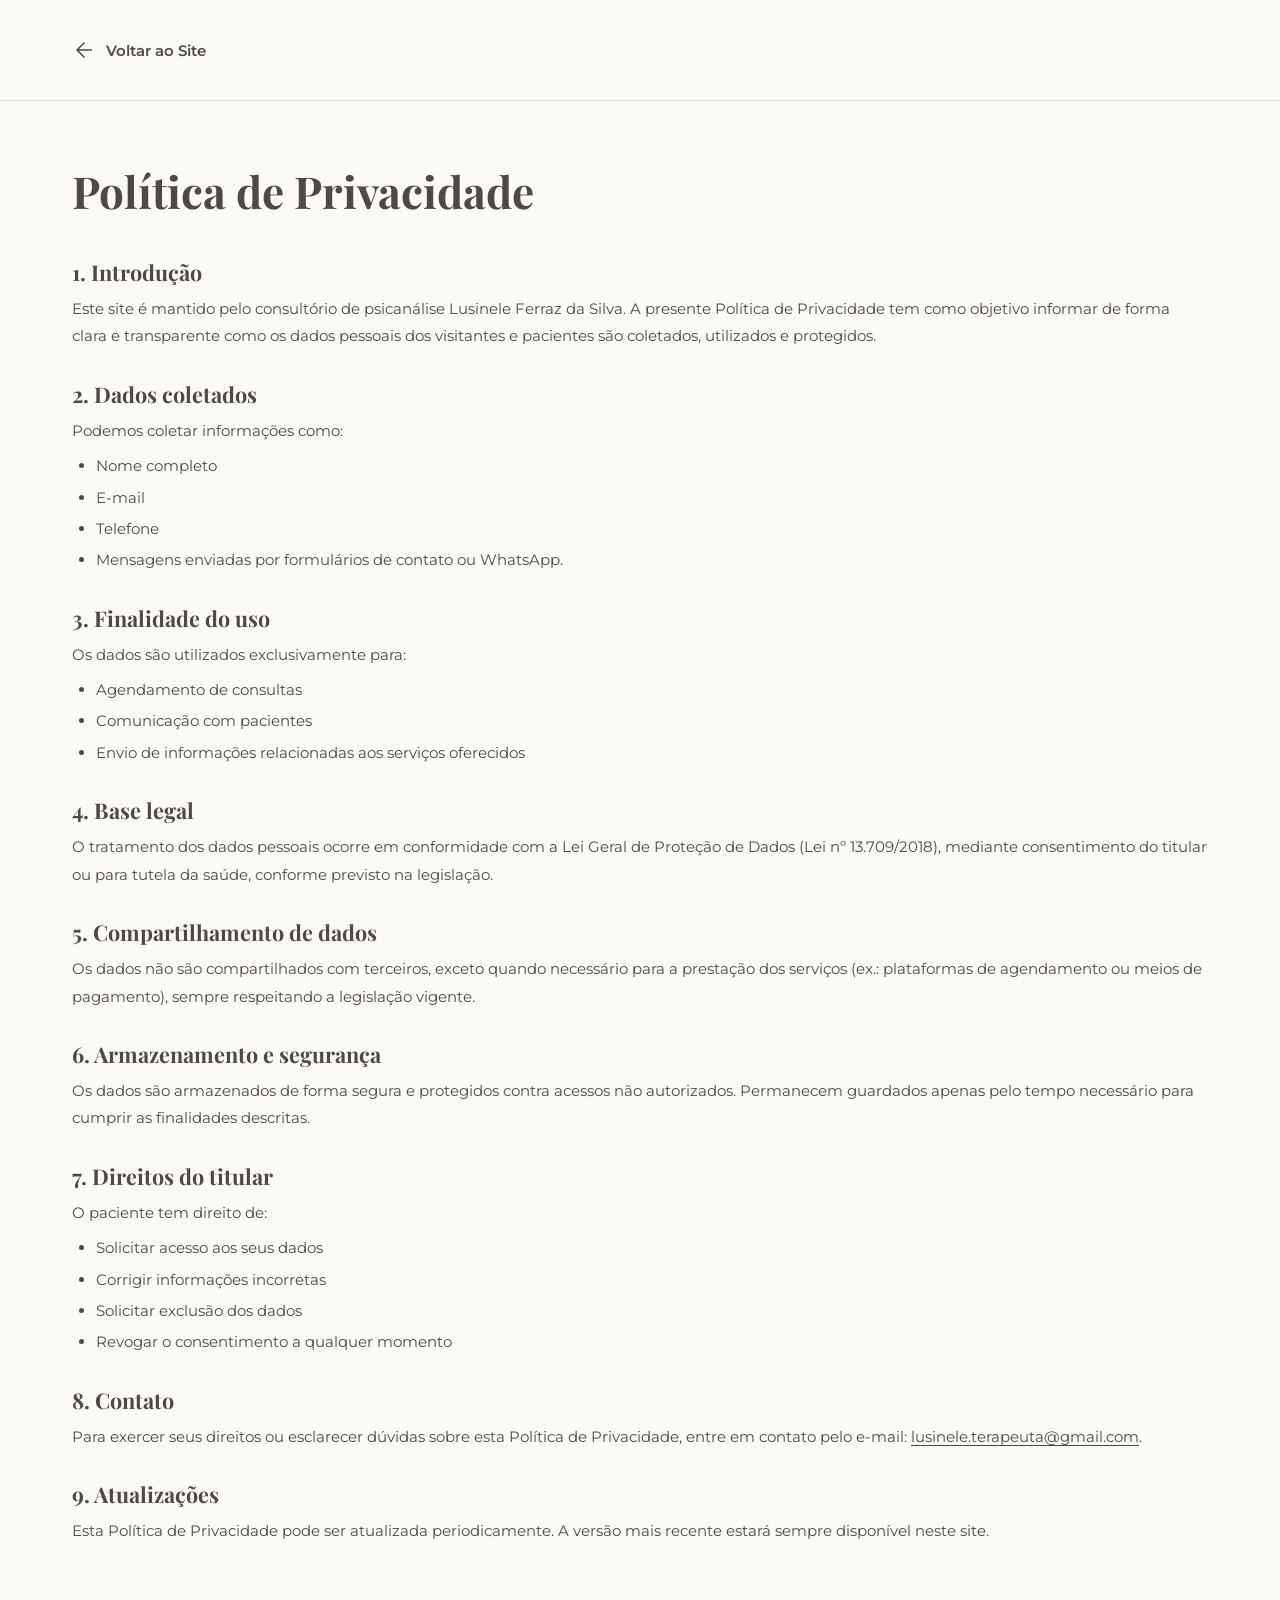
<file: politica-de-privacidade.html>
<!DOCTYPE html>
<html lang="pt-BR">
<head>
    <meta charset="UTF-8">
    <meta name="viewport" content="width=device-width, initial-scale=1.0">
    <meta name="description" content="Saiba como os dados pessoais são coletados, utilizados e protegidos pelo consultório de psicanálise Lusinele Ferraz da Silva.">
    <title>Política de Privacidade | Lusinele Ferraz</title>
    <link rel="stylesheet" href="./assets/css/style.css">
</head>
<body class="privacy-page">
    <header class="privacy-header">
        <div class="privacy-header-container">
            <a class="privacy-back-link" href="./index.html">
                <img src="./assets/img/icon/Icone-voltar.svg" alt="">
                <span>Voltar ao Site</span>
            </a>
        </div>
    </header>

    <main class="privacy-content-container">
        <article class="privacy-content">
            <h1>Política de Privacidade</h1>

            <section>
                <h2>1. Introdução</h2>
                <p>Este site é mantido pelo consultório de psicanálise Lusinele Ferraz da Silva. A presente Política de Privacidade tem como objetivo informar de forma clara e transparente como os dados pessoais dos visitantes e pacientes são coletados, utilizados e protegidos.</p>
            </section>

            <section>
                <h2>2. Dados coletados</h2>
                <p>Podemos coletar informações como:</p>
                <ul>
                    <li>Nome completo</li>
                    <li>E-mail</li>
                    <li>Telefone</li>
                    <li>Mensagens enviadas por formulários de contato ou WhatsApp.</li>
                </ul>
            </section>

            <section>
                <h2>3. Finalidade do uso</h2>
                <p>Os dados são utilizados exclusivamente para:</p>
                <ul>
                    <li>Agendamento de consultas</li>
                    <li>Comunicação com pacientes</li>
                    <li>Envio de informações relacionadas aos serviços oferecidos</li>
                </ul>
            </section>

            <section>
                <h2>4. Base legal</h2>
                <p>O tratamento dos dados pessoais ocorre em conformidade com a Lei Geral de Proteção de Dados (Lei nº 13.709/2018), mediante consentimento do titular ou para tutela da saúde, conforme previsto na legislação.</p>
            </section>

            <section>
                <h2>5. Compartilhamento de dados</h2>
                <p>Os dados não são compartilhados com terceiros, exceto quando necessário para a prestação dos serviços (ex.: plataformas de agendamento ou meios de pagamento), sempre respeitando a legislação vigente.</p>
            </section>

            <section>
                <h2>6. Armazenamento e segurança</h2>
                <p>Os dados são armazenados de forma segura e protegidos contra acessos não autorizados. Permanecem guardados apenas pelo tempo necessário para cumprir as finalidades descritas.</p>
            </section>

            <section>
                <h2>7. Direitos do titular</h2>
                <p>O paciente tem direito de:</p>
                <ul>
                    <li>Solicitar acesso aos seus dados</li>
                    <li>Corrigir informações incorretas</li>
                    <li>Solicitar exclusão dos dados</li>
                    <li>Revogar o consentimento a qualquer momento</li>
                </ul>
            </section>

            <section>
                <h2>8. Contato</h2>
                <p>Para exercer seus direitos ou esclarecer dúvidas sobre esta Política de Privacidade, entre em contato pelo e-mail: <a href="mailto:lusinele.terapeuta@gmail.com">lusinele.terapeuta@gmail.com</a>.</p>
            </section>

            <section>
                <h2>9. Atualizações</h2>
                <p>Esta Política de Privacidade pode ser atualizada periodicamente. A versão mais recente estará sempre disponível neste site.</p>
            </section>
        </article>
    </main>
</body>
</html>
</file>
<file: assets/css/style.css>
@import url('https://fonts.googleapis.com/css2?family=Playfair+Display:ital,wght@0,400..900;1,400..900&display=swap');

@import url('https://fonts.googleapis.com/css2?family=Montserrat:ital,wght@0,100..900;1,100..900&display=swap');

*{
    margin: 0;
    padding: 0;
    box-sizing: border-box;
    text-decoration: none;
}

:root {
    --background: #fbfaf7;
    --text: #4e4947;
    --accent: #b8860b;
    --headline-accent: #773a96;
    --button-accent: #806090;
    --border: rgba(78, 73, 71, 0.16);
}

html {
    scroll-behavior: smooth;
    scroll-padding-top: 96px;
}

section[id],
footer[id] {
    scroll-margin-top: 96px;
}

body {
    background: var(--background);
    color: var(--text);
    font-family: 'Montserrat', sans-serif;
    overflow-x: hidden;
}

.site-header {
    border-bottom: 1px solid var(--border);
}

.header-container {
    align-items: center;
    display: flex;
    justify-content: space-between;
    margin: 0 auto;
    max-width: 1200px;
    min-height: 82px;
    padding: 16px 24px;
}

.brand {
    display: inline-flex;
    flex-shrink: 0;
}

.brand img {
    display: block;
    height: auto;
    max-width: 270px;
    width: 100%;
}

.menu-toggle,
.menu-close {
    background: transparent;
    border: 0;
    color: var(--text);
    cursor: pointer;
}

.menu-toggle {
    align-items: center;
    display: flex;
    height: 44px;
    justify-content: center;
    width: 44px;
}

.menu-toggle img {
    height: 28px;
    width: 28px;
}

.navigation-backdrop {
    background: rgba(78, 73, 71, 0.28);
    inset: 0;
    opacity: 0;
    pointer-events: none;
    position: fixed;
    transition: opacity 180ms ease;
    z-index: 5;
}

.navigation-backdrop.is-visible {
    opacity: 1;
    pointer-events: auto;
}

.site-navigation {
    background: var(--background);
    bottom: 0;
    max-width: 320px;
    padding: 28px 28px 40px;
    position: fixed;
    right: 0;
    top: 0;
    transform: translateX(100%);
    transition: transform 220ms ease;
    width: 82%;
    z-index: 6;
}

.site-navigation.is-open {
    transform: translateX(0);
}

.menu-close {
    display: block;
    font-size: 32px;
    line-height: 1;
    margin-left: auto;
    padding: 0 4px 20px;
}

.site-navigation ul {
    display: flex;
    flex-direction: column;
    gap: 24px;
    list-style: none;
}

.site-navigation a {
    color: var(--text);
    display: block;
    font-size: 0.95rem;
    font-weight: 800;
    transition: color 160ms ease;
}

.site-navigation a:hover,
.site-navigation a:focus-visible,
.menu-close:hover,
.menu-close:focus-visible,
.menu-toggle:hover,
.menu-toggle:focus-visible {
    color: var(--accent);
}

.sr-only {
    height: 1px;
    margin: -1px;
    overflow: hidden;
    position: absolute;
    width: 1px;
    clip: rect(0, 0, 0, 0);
}

body.menu-is-open {
    overflow: hidden;
}

.hero {
    min-height: 100vh;
    min-height: 100svh;
    overflow: hidden;
}

.hero-container {
    display: flex;
    flex-direction: column;
    gap: 40px;
    margin: 0 auto;
    max-width: 1200px;
    padding: 34px 24px 42px;
}

.hero-content {
    display: flex;
    flex-direction: column;
    justify-content: center;
}

.hero-eyebrow {
    color: var(--accent);
    font-size: 1rem;
    font-weight: 700;
    letter-spacing: 0.08em;
    margin-bottom: 18px;
    text-transform: uppercase;
}

.hero h1 {
    color: var(--text);
    font-family: 'Playfair Display', serif;
    font-size: clamp(1.55rem, 5vw, 3rem);
    font-weight: 500;
    line-height: 1.08;
    max-width: 650px;
}

.hero h1 em {
    color: var(--headline-accent);
    font-style: italic;
}

.hero-description {
    font-size: 1rem;
    line-height: 1.7;
    margin-top: 24px;
    max-width: 520px;
}

.professional-signature {
    display: flex;
    flex-direction: column;
    font-size: 0.82rem;
    gap: 4px;
    line-height: 1.4;
    margin-top: 24px;
}

.professional-signature strong {
    color: var(--accent);
    font-size: 1.25rem;
    font-weight: 700;
}

.hero-link {
    display: inline-flex; 
    align-self: flex-start;
    align-items: center;
    background: var(--button-accent);
    border-radius: 10px;
    color: #fff;
    font-size: 0.85rem;
    font-weight: 700;
    margin-top: 32px;
    padding: 15px 22px;
    gap:9px;
    transition: background-color 160ms ease, transform 160ms ease;
}

.hero-link img {
    height: 20px;
    object-fit: contain;
    width: 20px;
}

.hero-link:hover,
.hero-link:focus-visible {
    background: #684d76;
    transform: translateY(-2px);
}

.help {
    padding: 24px 0 32px;
}

.help-container {
    margin: 0 auto;
    max-width: 1200px;
    padding: 0 24px;
}

.help-header {
    margin: 0 auto 30px;
    max-width: 760px;
    text-align: center;
}

.help-header h2 {
    color: var(--text);
    font-family: 'Playfair Display', serif;
    font-size: clamp(2rem, 6vw, 2.375rem);
    font-weight: 700;
    line-height: 1.2;
}

.help-header p {
    color: var(--text);
    font-family: 'Playfair Display', serif;
    font-size: clamp(1.2rem, 3vw, 1.44rem);
    line-height: 1.45;
    margin-top: 14px;
}

.help-eyebrow {
    color: var(--accent);
    font-size: 1rem;
    font-weight: 700;
    letter-spacing: 0.08em;
    margin-bottom: 18px;
    text-transform: uppercase;
}

.help-grid {
    display: grid;
    gap: 20px;
    grid-template-columns: 1fr;
}

.help-card {
    background: rgba(255, 255, 255, 0.4);
    border: 1px solid rgba(78, 73, 71, 0.08);
    border-radius: 16px;
    border-top: 4px solid var(--accent);
    box-shadow: 0 10px 20px rgba(78, 73, 71, 0.08);
    display: flex;
    flex-direction: column;
    min-height: 260px;
    padding: 22px 18px;
    transition: transform 180ms ease, box-shadow 180ms ease, background-color 180ms ease;
}

.help-card img {
    display: block;
    height: 52px;
    margin-bottom: 16px;
    object-fit: contain;
    width: 52px;
}

.help-card h3 {
    color: var(--text);
    font-family: 'Playfair Display', serif;
    font-size: 1.6rem;
    font-weight: 700;
    line-height: 1.2;
    margin-bottom: 12px;
    transition: color 180ms ease;
}

.help-card p {
    color: var(--text);
    font-size: 0.95rem;
    line-height: 1.7;
}

.help-card p + p {
    margin-top: 12px;
}

.help-card:hover,
.help-card:focus-within {
    background: rgba(78, 73, 71, 0.03);
    background: rgba(237, 237, 236, 0.03);
    box-shadow: 0 18px 30px rgba(78, 73, 71, 0.12);
    box-shadow: 0 18px 30px rgba(0, 0, 0, 0.14);

    transform: translateY(-8px);
}

.help-card:hover h3,
.help-card:focus-within h3 {
    color: var(--accent);
}

.hero-image-wrapper {
    aspect-ratio: 4 / 5;
    max-height: 560px;
    overflow: hidden;
}

.hero-image-wrapper img {
    display: block;
    height: 100%;
    object-fit:cover;
    object-position:center top;
    width: 100%;
    border-radius: 8px;
    box-shadow: 0 18px 30px rgba(0, 0, 0, 0.14);
}

.transformations {
    padding: 48px 0 64px;
}

.transformations-container {
    margin: 0 auto;
    max-width: 1200px;
    padding: 0 24px;
}

.transformations-header {
    margin: 0 auto 30px;
    max-width: 1200px;
    text-align: center;
}

.transformations-header h2 {
    color: var(--text);
    font-family: 'Playfair Display', serif;
    font-size: clamp(2rem, 6vw, 2.375rem);
    font-weight: 700;
    line-height: 1.2;
}

.transformations-header p {
    font-family: 'Playfair Display', serif;
    font-size: clamp(1.2rem, 3vw, 1.44rem);;
    line-height: 1.45;
    margin-top: 14px;
}

.transformations-content {
    display: flex;
    flex-direction: column;
    gap: 24px;
}

.transformations-image-wrapper {
    aspect-ratio: 4 / 3;
    overflow: hidden;
}

.transformations-image-wrapper img {
    border-radius: 8px;
    display: block;
    height: 100%;
    object-fit: cover;
    width: 100%;
}

.transformations-cards {
    display: flex;
    flex-direction: column;
    gap: 16px;
}

.transformation-card {
    background: rgba(255, 255, 255, 0.4);
    border: 1px solid rgba(78, 73, 71, 0.08);
    border-left: 4px solid var(--accent);
    border-radius: 10px;
    box-shadow: 0 10px 20px rgba(78, 73, 71, 0.08);
    padding: 20px 18px;
}

.transformation-card h3 {
    color: var(--text);
    font-family: 'Playfair Display', serif;
    font-size: 1.35rem;
    line-height: 1.2;
    margin-bottom: 10px;
}

.transformation-card p {
    font-size: 0.95rem;
    line-height: 1.7;
}

.how-it-works {
    padding: 48px 0 64px;
}

.how-it-works-container {
    margin: 0 auto;
    max-width: 1200px;
    padding: 0 24px;
}

.how-it-works-eyebrow {
    color: var(--accent);
    font-size: 1rem;
    font-weight: 700;
    letter-spacing: 0.08em;
    margin-bottom: 18px;
    text-transform: uppercase;
}

.how-it-works-header {
    margin: 0 auto 30px;
    max-width: 760px;
    text-align: center;
}

.how-it-works-header h2 {
    color: var(--text);
    font-family: 'Playfair Display', serif;
    font-size: clamp(2rem, 6vw, 2.375rem);
    font-weight: 700;
    line-height: 1.2;
}

.how-it-works-header p {
    font-family: 'Playfair Display', serif;
    font-size: clamp(1.2rem, 3vw, 1.44rem);
    line-height: 1.45;
    margin-top: 14px;
}

.how-it-works-timeline {
    display: flex;
    flex-direction: column;
    gap: 20px;
    list-style: none;
    margin: 0 auto;
    max-width: 760px;
    padding-left: 48px;
    position: relative;
}

.how-it-works-timeline::before {
    background: var(--border);
    bottom: 26px;
    content: '';
    left: 19px;
    position: absolute;
    top: 26px;
    width: 2px;
}

.how-it-works-step {
    position: relative;
}

.how-it-works-number {
    align-items: center;
    background: var(--button-accent);
    border: 4px solid var(--background);
    border-radius: 50%;
    color: #fff;
    display: flex;
    font-size: 0.95rem;
    font-weight: 700;
    height: 42px;
    justify-content: center;
    left: -48px;
    position: absolute;
    top: 18px;
    width: 42px;
    z-index: 1;
}

.how-it-works-card {
    background: rgba(255, 255, 255, 0.4);
    border: 1px solid rgba(78, 73, 71, 0.08);
    border-radius: 8px;
    box-shadow: 0 10px 20px rgba(78, 73, 71, 0.08);
    padding: 20px 18px;
}

.how-it-works-card h3 {
    color: var(--text);
    font-family: 'Playfair Display', serif;
    font-size: 1.35rem;
    line-height: 1.2;
    margin-bottom: 10px;
}

.how-it-works-card p {
    font-size: 0.95rem;
    line-height: 1.7;
}

.how-it-works-link {
    align-items: center;
    background: var(--button-accent);
    border-radius: 10px;
    color: #fff;
    display: flex;
    font-size: 0.95rem;
    font-weight: 700;
    gap: 9px;
    margin: 50px auto 0;
    padding: 17px 26px;
    transition: background-color 160ms ease, transform 160ms ease;
    width: fit-content;
}

.how-it-works-link svg {
    fill: none;
    height: 20px;
    stroke: currentColor;
    stroke-linecap: round;
    stroke-linejoin: round;
    stroke-width: 1.7;
    width: 20px;
}

.how-it-works-link:hover,
.how-it-works-link:focus-visible {
    background: #684d76;
    transform: translateY(-2px);
}

.has-scroll-reveal .how-it-works-step,
.has-scroll-reveal .about-me-reveal,
.has-scroll-reveal .faq-reveal {
    opacity: 0;
    transform: translateY(18px);
    transition: opacity 500ms ease, transform 500ms ease;
}

.has-scroll-reveal .how-it-works-step.is-visible,
.has-scroll-reveal .about-me-reveal.is-visible,
.has-scroll-reveal .faq-reveal.is-visible {
    opacity: 1;
    transform: translateY(0);
}

.about-me {
    padding: 48px 0 64px;
}

.about-me-container {
    margin: 0 auto;
    max-width: 1200px;
    padding: 0 24px;
}

.about-me-eyebrow {
    color: var(--accent);
    font-size: 1rem;
    font-weight: 700;
    letter-spacing: 0.08em;
    margin-bottom: 18px;
    text-transform: uppercase;
}

.about-me-content {
    display: grid;
    gap: 28px;
}

.about-me-copy h2 {
    color: var(--text);
    font-family: 'Playfair Display', serif;
    font-size: clamp(2rem, 6vw, 2.375rem);
    font-weight: 700;
    line-height: 1.2;
}

.about-me-subtitle {
    color: var(--accent);
    font-family: 'Playfair Display', serif;
    font-size: 1.1rem;
    line-height: 1.5;
    margin-top: 10px;
}

.about-me-description {
    font-size: 0.95rem;
    line-height: 1.7;
    margin-top: 20px;
}

.about-me-description p + p {
    margin-top: 12px;
}

.about-me-credentials-title {
    color: var(--text);
    font-family: 'Playfair Display', serif;
    font-size: 1.2rem;
    line-height: 1.3;
    margin-top: 26px;
}

.about-me-credentials {
    display: grid;
    gap: 12px;
    list-style: none;
    margin-top: 14px;
}

.about-me-credentials li {
    align-items: start;
    display: grid;
    font-size: 0.95rem;
    gap: 11px;
    grid-template-columns: 16px minmax(0, 1fr);
    line-height: 1.6;
}

.about-me-credentials li::before {
    color: var(--accent);
    content: '\2713';
    font-weight: 700;
}

.about-me-image-wrapper {
    aspect-ratio: 4 / 5;
    max-height: 620px;
    overflow: hidden;
}

.about-me-image-wrapper img {
    border-radius: 8px;
    display: block;
    height: 100%;
    object-fit: cover;
    object-position: center;
    width: 100%;
}

.faq {
    padding: 48px 0 64px;
}

.faq-container {
    margin: 0 auto;
    max-width: 1200px;
    padding: 0 24px;
}

.faq-eyebrow {
    color: var(--accent);
    font-size: 1rem;
    font-weight: 700;
    letter-spacing: 0.08em;
    margin-bottom: 18px;
    text-transform: uppercase;
}

.faq-content {
    display: grid;
    gap: 32px;
}

.faq-intro h2 {
    color: var(--text);
    font-family: 'Montserrat', sans-serif;
    font-size: 2.5rem;
    font-weight: 800;
    line-height: 1;
}

.faq-intro > p {
    font-family: 'Montserrat', sans-serif;
    font-size: 1rem;
    line-height: 1.45;
    margin-top: 14px;
}

.faq-link {
    align-items: center;
    background: var(--button-accent);
    border-radius: 10px;
    color: #fff;
    display: inline-flex;
    font-size: 0.85rem;
    font-weight: 700;
    gap: 9px;
    justify-content: center;
    margin: 28px auto 0;
    padding: 15px 18px;
    transition: background-color 160ms ease, transform 160ms ease;
}

.faq-link img {
    height: 20px;
    object-fit: contain;
    width: 20px;
}

.faq-link:hover,
.faq-link:focus-visible {
    background: #684d76;
    transform: translateY(-2px);
}

.faq-list {
    display: grid;
    gap: 20px;
}

.faq-item {
    background: rgba(255, 255, 255, 0.4);
    border: 1px solid rgba(78, 73, 71, 0.08);
    border-radius: 16px;
    box-shadow: 0 10px 20px rgba(78, 73, 71, 0.08);
    padding: 22px 18px;
    transition: transform 180ms ease, box-shadow 180ms ease, background-color 180ms ease;
}

.faq-item:hover,
.faq-item:focus-within {
    background: rgba(237, 237, 236, 0.03);
    box-shadow: 0 18px 30px rgba(0, 0, 0, 0.14);
    transform: translateY(-8px);
}

.faq-item:hover summary,
.faq-item:focus-within summary {
    color: var(--accent);
}

.faq-item summary {
    color: var(--text);
    cursor: pointer;
    font-family: 'Playfair Display', serif;
    font-size: 1.15rem;
    font-weight: 700;
    line-height: 1.4;
    list-style: none;
    padding-right: 32px;
    position: relative;
    transition: color 180ms ease;
}

.faq-item summary::-webkit-details-marker {
    display: none;
}

.faq-item summary::after {
    color: var(--accent);
    content: '+';
    font-family: 'Montserrat', sans-serif;
    font-size: 1.4rem;
    font-weight: 500;
    position: absolute;
    right: 2px;
    top: 0;
}

.faq-item[open] summary::after {
    content: '\2212';
}

.faq-item summary:focus-visible {
    outline: 2px solid var(--button-accent);
    outline-offset: 4px;
}

.faq-item p {
    border-left: 3px solid var(--accent);
    font-size: 0.95rem;
    line-height: 1.7;
    margin-top: 14px;
    padding: 12px 14px;
}

.site-footer {
    background: #806090;
    color: #f7efe7;
    font-family: 'Playfair Display', serif;
    padding: 42px 0 24px;
}

.footer-container {
    display: grid;
    gap: 36px;
    margin: 0 auto;
    max-width: 1200px;
    padding: 0 24px;
}

.footer-brand img {
    display: block;
    height: auto;
    margin-bottom: 16px;
    max-width: 220px;
    width: 100%;
}

.footer-brand p,
.footer-contact a,
.footer-legal {
    font-size: 0.95rem;
    line-height: 1.7;
}

.footer-brand p + p {
    margin-top: 4px;
}

.footer-contact h2 {
    font-size: 0.9375rem;
    font-weight: 600;
    letter-spacing: 0.2em;
    margin-bottom: 18px;
}

.footer-contact ul {
    display: grid;
    gap: 14px;
    list-style: none;
}

.footer-contact a {
    align-items: center;
    color: inherit;
    display: inline-flex;
    gap: 12px;
    transition: opacity 160ms ease;
}

.footer-contact a:hover,
.footer-contact a:focus-visible,
.footer-legal a:hover,
.footer-legal a:focus-visible {
    opacity: 0.78;
}

.footer-contact img {
    flex: 0 0 22px;
    height: 22px;
    object-fit: contain;
    width: 22px;
}

.footer-legal {
    border-top: 1px solid #f7efe7;
    display: grid;
    gap: 8px;
    padding-top: 18px;
}

.footer-legal a {
    color: inherit;
    justify-self: start;
    transition: opacity 160ms ease;
}

.privacy-page {
    min-height: 100vh;
}

.privacy-header {
    border-bottom: 1px solid var(--border);
}

.privacy-header-container,
.privacy-content-container {
    margin: 0 auto;
    max-width: 1200px;
    padding-left: 24px;
    padding-right: 24px;
}

.privacy-header-container {
    align-items: center;
    display: flex;
    min-height: 82px;
}

.privacy-back-link {
    align-items: center;
    color: var(--text);
    display: inline-flex;
    font-size: 0.95rem;
    font-weight: 600;
    gap: 10px;
}

.privacy-back-link img {
    display: block;
    height: 24px;
    width: 24px;
}

.privacy-back-link:hover,
.privacy-back-link:focus-visible,
.privacy-content a:hover,
.privacy-content a:focus-visible {
    color: var(--button-accent);
}

.privacy-content-container {
    padding-bottom: 56px;
    padding-top: 40px;
}

.privacy-content h1,
.privacy-content h2 {
    color: var(--text);
    font-family: 'Playfair Display', serif;
}

.privacy-content h1 {
    font-size: clamp(2rem, 6vw, 2.75rem);
    line-height: 1.2;
    margin-bottom: 30px;
}

.privacy-content section + section {
    margin-top: 24px;
}

.privacy-content h2 {
    font-size: 1.35rem;
    line-height: 1.35;
    margin-bottom: 8px;
}

.privacy-content p,
.privacy-content li {
    font-size: 0.95rem;
    line-height: 1.8;
}

.privacy-content ul {
    display: grid;
    gap: 4px;
    margin-top: 8px;
    padding-left: 24px;
}

.privacy-content a {
    color: var(--text);
    text-decoration: underline;
    text-underline-offset: 3px;
}

@media (prefers-reduced-motion: reduce) {
    .has-scroll-reveal .how-it-works-step,
    .has-scroll-reveal .about-me-reveal,
    .has-scroll-reveal .faq-reveal {
        opacity: 1;
        transform: none;
        transition: none;
    }
}

@media (max-width: 859px) {
    .faq-content {
        display: flex;
        flex-direction: column;
    }

    .faq-intro {
        display: contents;
    }

    .faq-list {
        order: 2;
    }

    .faq-link {
        display: flex;
        margin: 28px auto 0;
        order: 3;
        width: fit-content;
    }
}

@media (min-width: 700px) {
    .help-grid {
        grid-template-columns: repeat(2, minmax(0, 1fr));
    }
}

@media (min-width: 860px) {
    .hero {
        min-height: calc(100vh - 100px);
    }

    .header-container {
        min-height: 100px;
        padding: 20px 32px;
    }

    .footer-container {
        column-gap: 48px;
        grid-template-columns: repeat(2, minmax(0, 1fr));
        padding: 0 32px;
    }

    .footer-legal {
        align-items: center;
        column-gap: 24px;
        grid-column: 1 / -1;
        grid-template-columns: 1fr auto;
        margin-top: 8px;
    }

    .footer-legal a {
        justify-self: end;
    }

    .privacy-header-container {
        min-height: 100px;
    }

    .privacy-header-container,
    .privacy-content-container {
        padding-left: 32px;
        padding-right: 32px;
    }

    .privacy-content-container {
        padding-bottom: 90px;
        padding-top: 64px;
    }

    .privacy-content h1 {
        margin-bottom: 40px;
    }

    .privacy-content section + section {
        margin-top: 30px;
    }

    .brand img {
        max-width: 340px;
    }

    .menu-toggle,
    .menu-close,
    .navigation-backdrop {
        display: none;
    }

    .site-navigation {
        background: transparent;
        bottom: auto;
        max-width: none;
        padding: 0;
        position: static;
        transform: none;
        width: auto;
    }

    .site-navigation ul {
        align-items: center;
        flex-direction: row;
        gap: clamp(16px, 2.4vw, 34px);
    }

    .site-navigation a {
        font-size: 0.9rem;
        white-space: nowrap;
    }

    .hero-container {
        align-items: flex-start;
        flex-direction: row;
        gap: clamp(48px, 8vw, 112px);
        min-height: calc(100vh - 100px);
        min-height: calc(100svh - 100px);
        padding: 40px 32px;
    }

    .hero-content {
        flex: 0.85 1 0;
    }

    .hero-image-wrapper {
        flex: 1.15 1 0;
    }

    .hero-image-wrapper {
        aspect-ratio: 3 / 4;
        max-height: calc(100vh - 80px);
    }

    .hero-image-wrapper img {
        object-fit: cover;
        object-position: center top;
    }

    .help {
        padding: 72px 0 90px;
    }

    .help-container {
        padding: 0 32px;
    }

    .help-header {
        margin-bottom: 55px;
    }

    .help-header h2 {
        font-size: 2.375rem;
    }

    .help-header p {
        font-size: 1.2375rem;
    }

    .help-grid {
        gap: 24px;
        grid-template-columns: repeat(3, minmax(0, 1fr));
    }

    .help-card {
        min-height: 285px;
        padding: 24px 20px;
    }

    .transformations {
        padding: 72px 0 90px;
    }

    .how-it-works {
        padding: 72px 0 90px;
    }

    .about-me {
        padding: 72px 0 90px;
    }

    .transformations-container {
        padding: 0 32px;
    }

    .how-it-works-container {
        padding: 0 32px;
    }

    .about-me-container {
        padding: 0 32px;
    }

    .faq {
        padding: 72px 0 90px;
    }

    .faq-container {
        padding: 0 32px;
    }

    .transformations-header {
        margin-bottom: 55px;
    }

    .how-it-works-header {
        margin-bottom: 55px;
    }

    .how-it-works-header h2 {
        font-size: 2.375rem;
    }

    .how-it-works-header p {
        font-size: 1.2375rem;
    }

    .transformations-header h2 {
        font-size: 2.375rem;
        white-space: nowrap;
    }

    .transformations-header p{
        font-size: 1.2375rem;
    }

    .transformations-content {
        align-items: start;
        display: grid;
        gap: 32px;
        grid-template-columns: minmax(0, 0.9fr) minmax(0, 1.1fr);
    }

    .about-me-content {
        align-items: start;
        gap: 48px;
        grid-template-columns: minmax(0, 1.1fr) minmax(0, 0.9fr);
    }

    .faq-content {
        align-items: center;
        gap: clamp(40px, 7vw, 88px);
        grid-template-columns: minmax(0, 0.85fr) minmax(0, 1.15fr);
    }

    .faq-link {
        font-size: 0.95rem;
    }

    .transformations-image-wrapper {
        aspect-ratio: 3 / 4;
        max-height: 700px;
    }

    .about-me-image-wrapper {
        aspect-ratio: 3 / 4;
        max-height: 760px;
    }
}

@media (min-width: 1100px) {
    .faq-content {
        align-items: stretch;
        gap: 64px;
        grid-template-columns: minmax(0, 0.9fr) minmax(0, 1.1fr);
    }

    .faq-intro {
        align-self: start;
        background: rgba(78, 73, 71, 0.035);
        border-radius: 8px;
        display: flex;
        flex-direction: column;
        height: 33rem;
        justify-content: center;
        padding: 32px;
    }

    .faq-intro h2 {
        font-size: 3.5rem;
        line-height: 0.98;
    }

    .faq-intro > p {
        font-size: 1.2rem;
        line-height: 1.8;
        margin-top: 24px;
    }

    .faq-link {
        justify-content: center;
        margin-top: 36px;
        padding: 20px 24px;
        width: 100%;
    }
}
</file>
